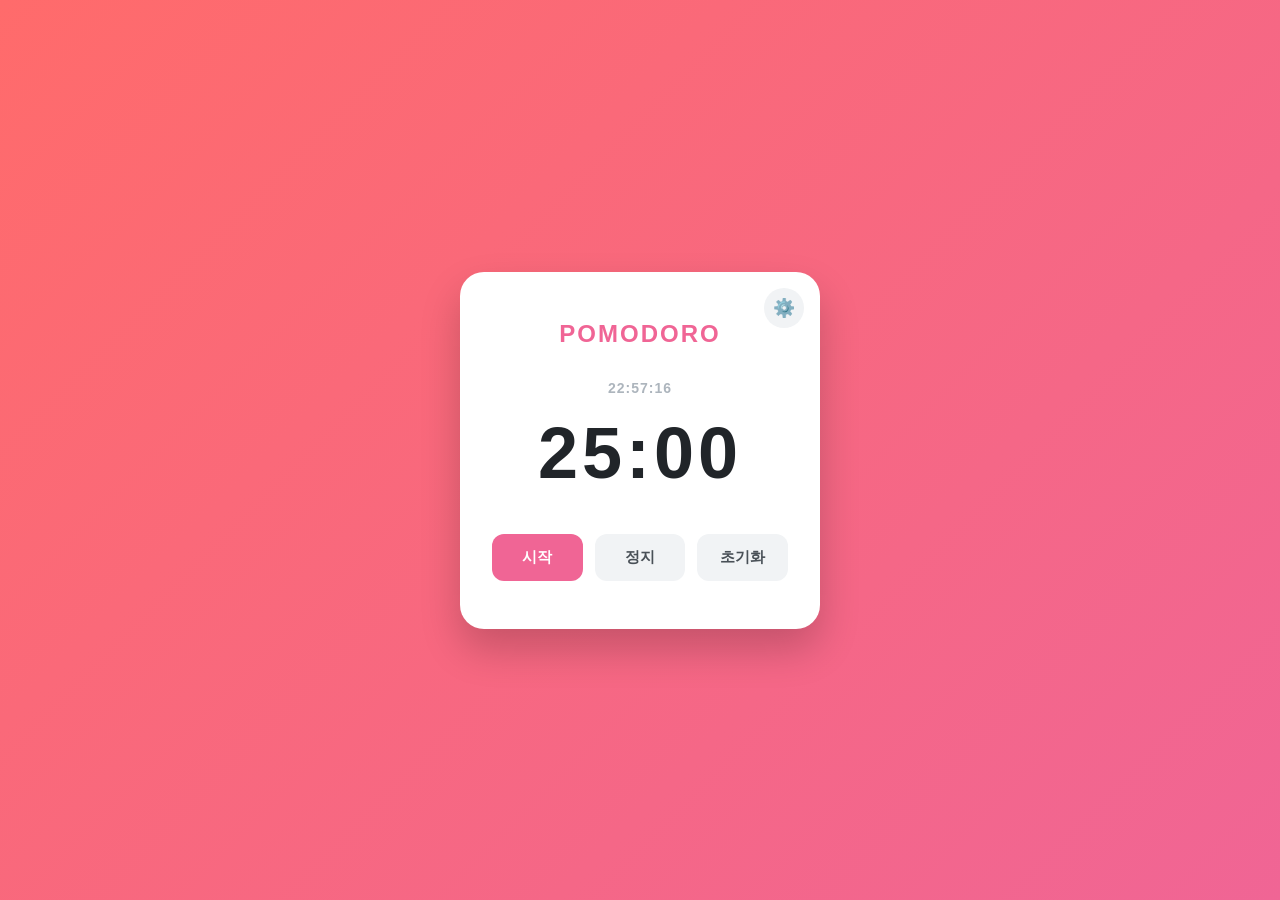
<file: index.html>
<!DOCTYPE html>
<html lang="ko">
<head>
  <meta charset="UTF-8" />
  <meta name="viewport" content="width=device-width, initial-scale=1.0" />
  <title>Pomodoro Timer</title>
  <link rel="stylesheet" href="index.css" />
</head>
<body>
  <main class="timer-card">
    <button class="settings-button" type="button" aria-label="설정" onclick="location.href='setting.html'">⚙️</button>

    <h1>pomodoro</h1>

    <div class="current-time" id="current-time"></div>

    <div class="time-display" id="time-display">25:00</div>

    <div class="controls">
      <button class="btn btn-start" type="button" onclick="startTimer()">시작</button>
      <button class="btn btn-stop" type="button" onclick="stopTimer()">정지</button>
      <button class="btn btn-reset" type="button" onclick="resetTimer()">초기화</button>
    </div>
  </main>

  <script src="index.js"></script>
</body>
</html>
</file>
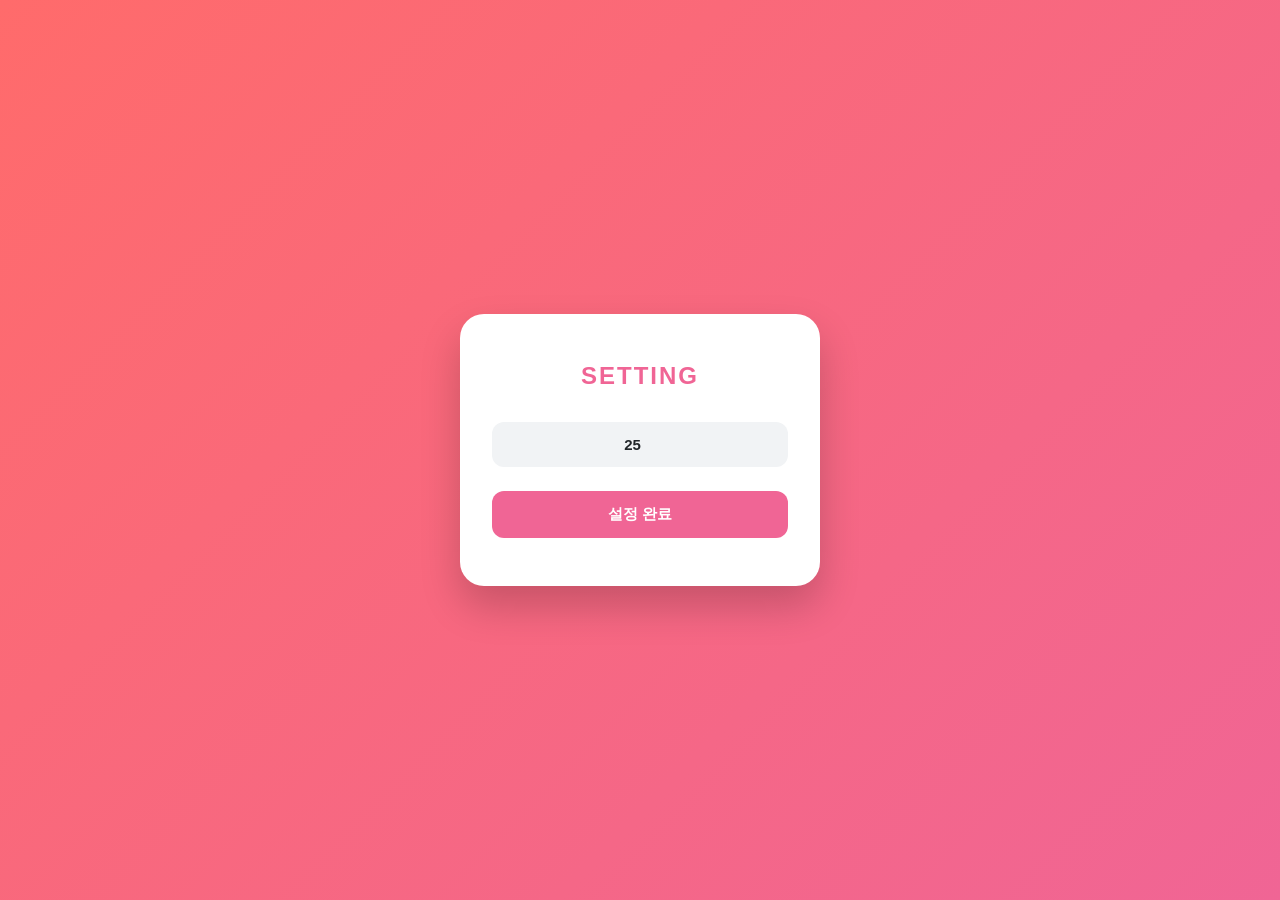
<file: setting.html>
<!DOCTYPE html>
<html lang="ko">
<head>
  <meta charset="UTF-8" />
  <meta name="viewport" content="width=device-width, initial-scale=1.0" />
  <title>Pomodoro Setting</title>
  <link rel="stylesheet" href="setting.css" />
</head>
<body>
  <main class="setting-card">
    <h3>Setting</h3>

    <input type="number" id="timer-minutes" name="timer-minutes" oninput="updateConfirmButtonState()" />

    <button class="btn-confirm" type="button" onclick="saveSetting()">설정 완료</button>
  </main>

  <script src="setting.js"></script>
</body>
</html>
</file>
<file: index.css>
* {
  box-sizing: border-box;
  margin: 0;
  padding: 0;
}

body {
  min-height: 100vh;
  display: flex;
  align-items: center;
  justify-content: center;
  font-family: "Segoe UI", "Pretendard", -apple-system, sans-serif;
  background: linear-gradient(135deg, #ff6b6b, #f06595);
}

.timer-card {
  position: relative;
  width: 360px;
  padding: 48px 32px;
  background: #ffffff;
  border-radius: 24px;
  box-shadow: 0 20px 40px rgba(0, 0, 0, 0.2);
  text-align: center;
}

.settings-button {
  position: absolute;
  top: 16px;
  right: 16px;
  width: 40px;
  height: 40px;
  border: none;
  border-radius: 50%;
  background: #f1f3f5;
  font-size: 18px;
  cursor: pointer;
  transition: background 0.2s ease;
}

.settings-button:hover {
  background: #e9ecef;
}

h1 {
  font-size: 24px;
  font-weight: 700;
  letter-spacing: 2px;
  color: #f06595;
  text-transform: uppercase;
  margin-bottom: 32px;
}

.current-time {
  font-size: 14px;
  font-weight: 600;
  color: #adb5bd;
  letter-spacing: 1px;
  margin-bottom: 16px;
  font-variant-numeric: tabular-nums;
}

.time-display {
  font-size: 72px;
  font-weight: 700;
  color: #212529;
  letter-spacing: 4px;
  margin-bottom: 40px;
  font-variant-numeric: tabular-nums;
}

.controls {
  display: flex;
  gap: 12px;
  justify-content: center;
}

.btn {
  flex: 1;
  padding: 14px 0;
  border: none;
  border-radius: 12px;
  font-size: 15px;
  font-weight: 600;
  cursor: pointer;
  transition: transform 0.15s ease, opacity 0.15s ease;
}

.btn:hover {
  transform: translateY(-2px);
  opacity: 0.9;
}

.btn:active {
  transform: translateY(0);
}

.btn-start {
  background: #f06595;
  color: #ffffff;
}

.btn-stop {
  background: #f1f3f5;
  color: #495057;
}

.btn-reset {
  background: #f1f3f5;
  color: #495057;
}
</file>
<file: setting.css>
* {
  box-sizing: border-box;
  margin: 0;
  padding: 0;
}

body {
  min-height: 100vh;
  display: flex;
  align-items: center;
  justify-content: center;
  font-family: "Segoe UI", "Pretendard", -apple-system, sans-serif;
  background: linear-gradient(135deg, #ff6b6b, #f06595);
}

.setting-card {
  width: 360px;
  padding: 48px 32px;
  background: #ffffff;
  border-radius: 24px;
  box-shadow: 0 20px 40px rgba(0, 0, 0, 0.2);
  text-align: center;
}

h3 {
  font-size: 24px;
  font-weight: 700;
  letter-spacing: 2px;
  color: #f06595;
  text-transform: uppercase;
  margin-bottom: 32px;
}

#timer-minutes {
  width: 100%;
  padding: 14px 16px;
  border: none;
  border-radius: 12px;
  background: #f1f3f5;
  color: #212529;
  font-size: 15px;
  font-weight: 600;
  text-align: center;
  margin-bottom: 24px;
}

#timer-minutes:focus {
  outline: 2px solid #f06595;
}

.btn-confirm {
  width: 100%;
  padding: 14px 0;
  border: none;
  border-radius: 12px;
  background: #f06595;
  color: #ffffff;
  font-size: 15px;
  font-weight: 600;
  cursor: pointer;
  transition: transform 0.15s ease, opacity 0.15s ease;
}

.btn-confirm:hover {
  transform: translateY(-2px);
  opacity: 0.9;
}

.btn-confirm:active {
  transform: translateY(0);
}
</file>
